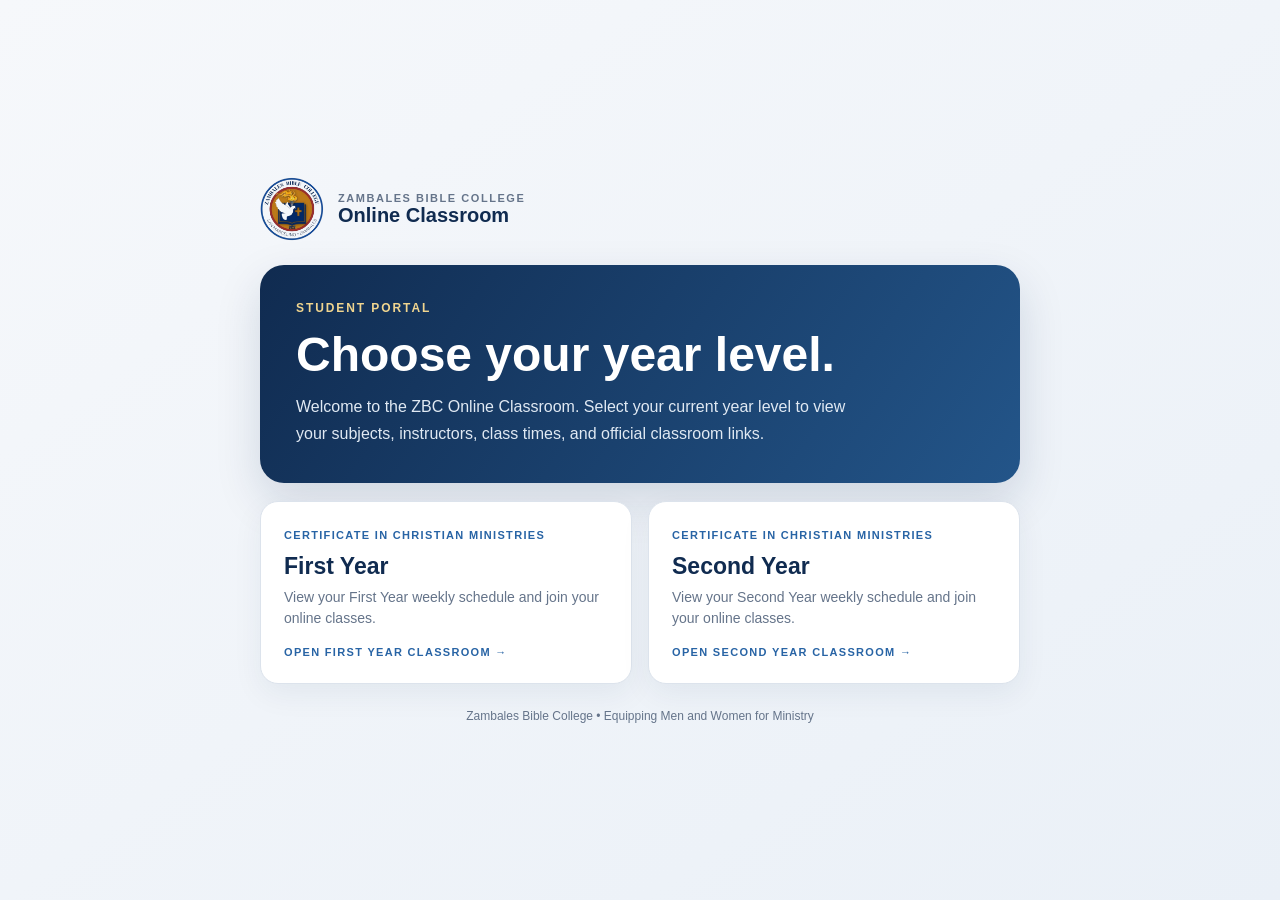
<file: index.html>
<!doctype html>
<html lang="en">
<head>
<meta charset="utf-8"><meta name="viewport" content="width=device-width,initial-scale=1">
<meta name="theme-color" content="#102b50"><meta name="description" content="Zambales Bible College student classroom links">
<title>ZBC Online Classroom</title>
<style>
:root{--navy:#102b50;--blue:#2864a5;--gold:#d5aa4b;--ink:#182538;--muted:#65748a;--line:#dce3ec}
*{box-sizing:border-box}body{margin:0;min-height:100vh;background:linear-gradient(145deg,#f6f8fb,#eaf0f7);font:16px Arial,sans-serif;color:var(--ink);display:grid;place-items:center;padding:24px}
main{width:min(760px,100%)}.brand{display:flex;align-items:center;gap:14px;margin-bottom:24px}.brand img{width:64px;height:64px;object-fit:contain}.brand small{display:block;text-transform:uppercase;letter-spacing:.14em;color:var(--muted);font-weight:bold;font-size:11px}.brand strong{font-size:20px;color:var(--navy)}
.hero{background:linear-gradient(125deg,#102b50,#235589);border-radius:24px;padding:36px;color:white;box-shadow:0 18px 45px #102b5025}.eyebrow{color:#f0d58f;font-size:12px;font-weight:bold;letter-spacing:.16em;text-transform:uppercase}.hero h1{font-size:clamp(30px,6vw,48px);margin:12px 0}.hero p{color:#e0e9f3;line-height:1.65;margin:0;max-width:580px}
.options{display:grid;grid-template-columns:1fr 1fr;gap:16px;margin-top:18px}.option{display:block;background:white;border:1px solid var(--line);border-radius:18px;padding:23px;text-decoration:none;color:inherit;box-shadow:0 10px 30px #102b5010;transition:transform .15s}.option:hover{transform:translateY(-3px)}.option span{font-size:11px;text-transform:uppercase;letter-spacing:.12em;color:var(--blue);font-weight:bold}.option h2{color:var(--navy);margin:10px 0 7px;font-size:23px}.option p{margin:0;color:var(--muted);line-height:1.5;font-size:14px}.go{display:inline-block;margin-top:17px;color:var(--blue);font-weight:bold}.foot{text-align:center;color:var(--muted);font-size:12px;margin-top:25px}
@media(max-width:580px){.hero{padding:26px}.options{grid-template-columns:1fr}.brand img{width:55px;height:55px}}
</style>
</head>
<body><main>
<div class="brand"><img src="zbc-logo.png" alt="ZBC logo"><div><small>Zambales Bible College</small><strong>Online Classroom</strong></div></div>
<section class="hero"><div class="eyebrow">Student Portal</div><h1>Choose your year level.</h1><p>Welcome to the ZBC Online Classroom. Select your current year level to view your subjects, instructors, class times, and official classroom links.</p></section>
<section class="options">
<a class="option" href="first-year/"><span>Certificate in Christian Ministries</span><h2>First Year</h2><p>View your First Year weekly schedule and join your online classes.</p><span class="go">Open First Year Classroom →</span></a>
<a class="option" href="second-year/"><span>Certificate in Christian Ministries</span><h2>Second Year</h2><p>View your Second Year weekly schedule and join your online classes.</p><span class="go">Open Second Year Classroom →</span></a>
</section>
<div class="foot">Zambales Bible College • Equipping Men and Women for Ministry</div>
</main></body></html>
</file>
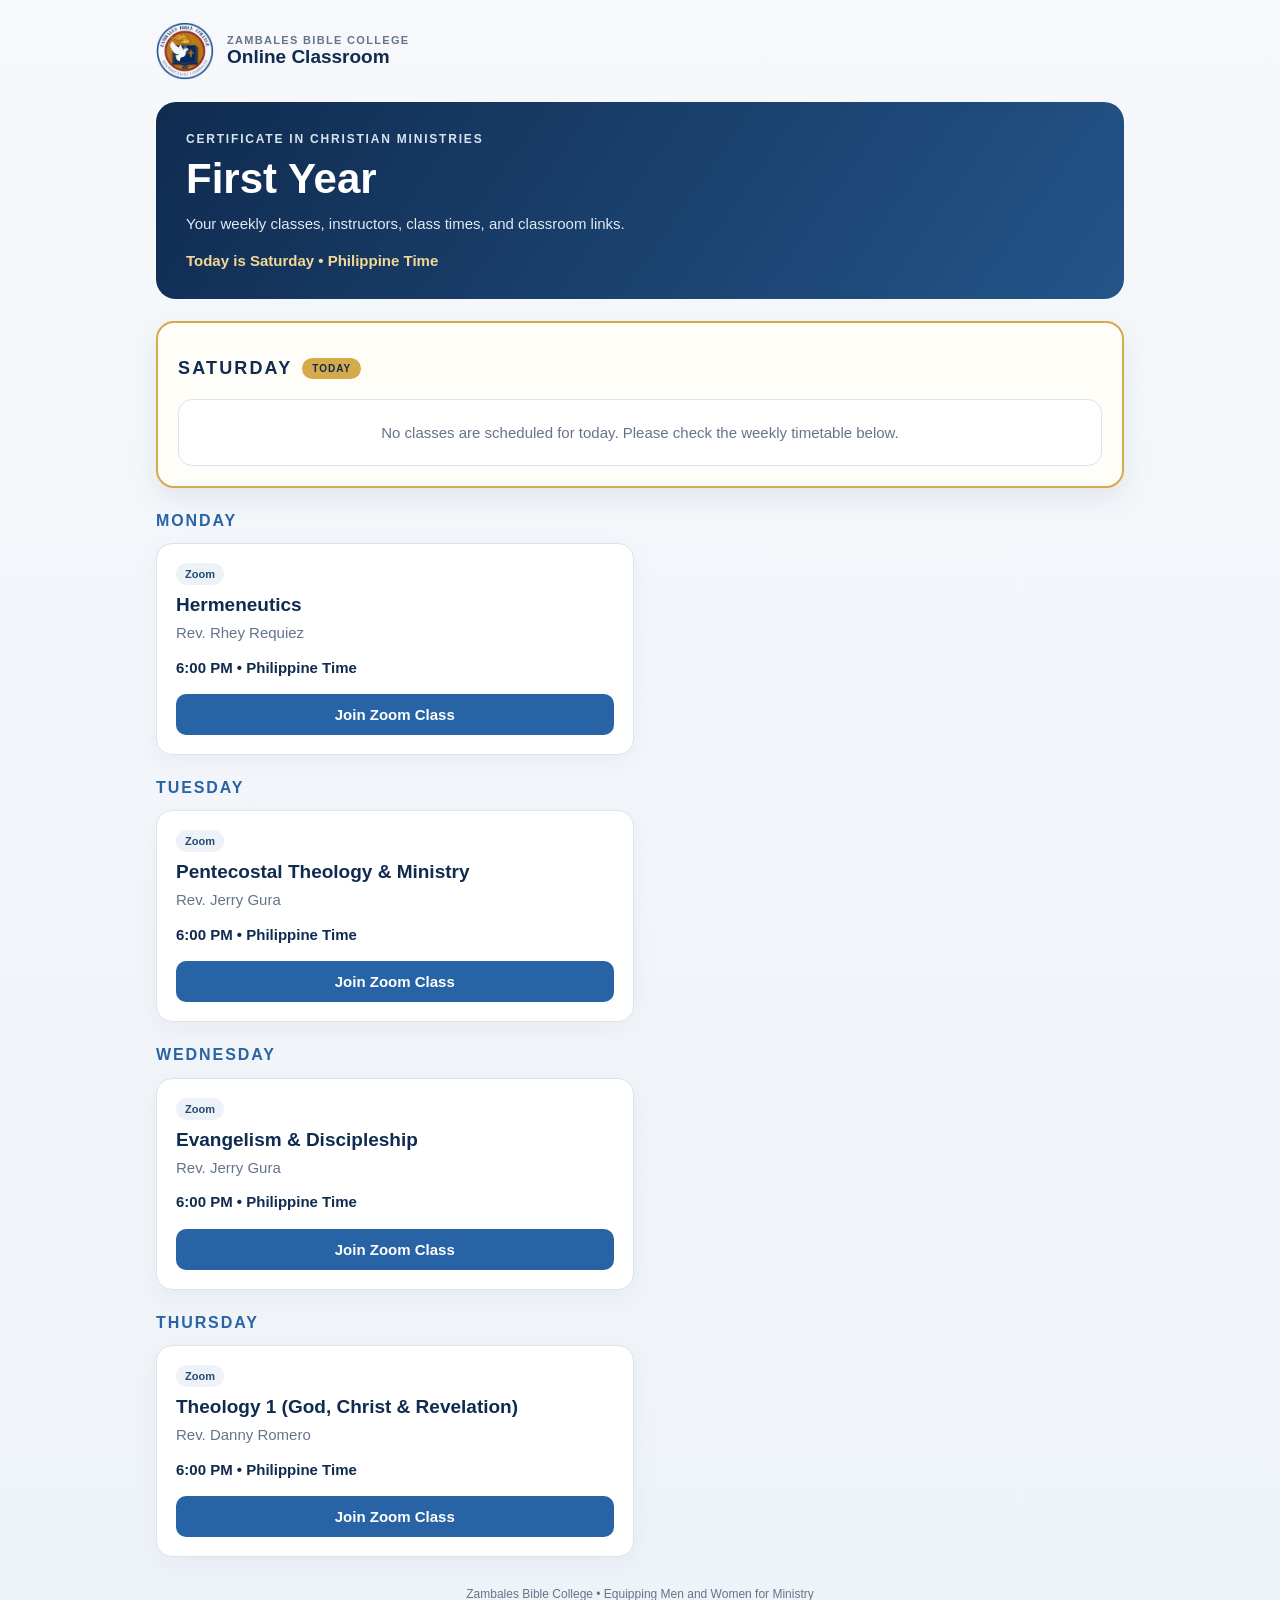
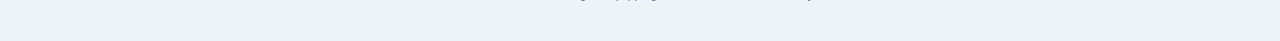
<file: first-year/index.html>
<!doctype html>
<html lang="en"><head><meta charset="utf-8"><meta name="viewport" content="width=device-width,initial-scale=1"><meta name="theme-color" content="#102b50"><title>First Year | Zambales Bible College</title><style>
:root{--navy:#102b50;--blue:#2864a5;--gold:#d5aa4b;--bg:#f3f6fa;--ink:#182538;--muted:#65748a;--line:#dce3ec}*{box-sizing:border-box}body{margin:0;background:linear-gradient(180deg,#f6f8fb,#eef3f8);font:15px Arial,sans-serif;color:var(--ink)}.wrap{max-width:1000px;margin:auto;padding:22px 16px 40px}.brand{display:flex;align-items:center;gap:13px;margin-bottom:22px}.brand img{width:58px;height:58px;object-fit:contain}.brand small{display:block;color:var(--muted);letter-spacing:.12em;text-transform:uppercase;font-weight:bold;font-size:11px}.brand strong{font-size:19px;color:var(--navy)}.hero{padding:30px;border-radius:20px;background:linear-gradient(125deg,#102b50,#235589);color:white}.hero .eyebrow{color:#d8e4f1;font-size:12px;letter-spacing:.15em;text-transform:uppercase;font-weight:bold}.hero h1{font-size:clamp(27px,5vw,42px);margin:9px 0}.hero p{color:#e1eaf3;line-height:1.6;margin:0}.meta{margin-top:16px;color:#f3d995;font-weight:bold}.day{margin-top:24px}.day.today{margin-top:22px;padding:20px;border:2px solid var(--gold);border-radius:18px;background:#fffdf7;box-shadow:0 10px 28px #102b5014}.day.today h2{font-size:18px;color:var(--navy);display:flex;align-items:center;gap:10px}.today-label{display:inline-block;background:var(--gold);color:#102b50;border-radius:30px;padding:5px 10px;font-size:10px;letter-spacing:.1em}.today .card{border:1px solid #e6cf98;background:#fff;box-shadow:0 8px 24px #9b77221a}.today .card h3{font-size:clamp(24px,4vw,32px);line-height:1.2;margin:12px 0 9px}.today .card p{font-size:16px}.today .time{font-size:17px!important}.today .join{font-size:16px;padding:15px}.day h2{font-size:16px;color:var(--blue);text-transform:uppercase;letter-spacing:.12em}.classes{display:grid;grid-template-columns:repeat(2,minmax(0,1fr));gap:13px}.card{background:white;border:1px solid var(--line);border-radius:16px;padding:19px;box-shadow:0 8px 24px #102b500b}.card h3{margin:9px 0 6px;color:var(--navy);font-size:19px}.card p{margin:5px 0;color:var(--muted);line-height:1.5}.tag{display:inline-block;border-radius:30px;padding:5px 9px;background:#edf2f8;color:#254b75;font-size:11px;font-weight:bold}.time{font-weight:bold;color:var(--navy)!important;margin-top:12px!important}.join{display:block;margin-top:15px;background:var(--blue);color:white;text-decoration:none;text-align:center;padding:12px;border-radius:10px;font-weight:bold}.join.discord{background:#5865f2}.empty,.error{margin-top:20px;background:white;border:1px solid var(--line);border-radius:14px;padding:24px;color:var(--muted);text-align:center}.foot{text-align:center;color:var(--muted);font-size:12px;margin-top:30px}@media(max-width:650px){.classes{grid-template-columns:1fr}.hero{padding:23px}}
</style></head><body><main class="wrap"><div class="brand"><img src="../zbc-logo.png" alt="ZBC logo"><div><small>Zambales Bible College</small><strong>Online Classroom</strong></div></div><section class="hero"><div class="eyebrow">Certificate in Christian Ministries</div><h1>First Year</h1><p>Your weekly classes, instructors, class times, and classroom links.</p><div class="meta" id="year">Loading published schedule…</div></section><div id="content"><div class="empty">Loading your classes…</div></div><div class="foot">Zambales Bible College • Equipping Men and Women for Ministry</div></main><script>
const LEVEL="First Year";
const CLASSES=[{"day":"Monday","subject":"Hermeneutics","instructor":"Rev. Rhey Requiez","platform":"Zoom","classTime":"6:00 PM","link":"https://us02web.zoom.us/j/87439250167?pwd=MCfhDurJmrbz8yOmsdpg41OglLHf7n.1"},{"day":"Tuesday","subject":"Pentecostal Theology & Ministry","instructor":"Rev. Jerry Gura","platform":"Zoom","classTime":"6:00 PM","link":"https://zoom.us/j/96587285955?pwd=FEJyfL1feZ4Ui2o5iViJJ268tJYG01.1"},{"day":"Wednesday","subject":"Evangelism & Discipleship","instructor":"Rev. Jerry Gura","platform":"Zoom","classTime":"6:00 PM","link":"https://zoom.us/j/99837803475?pwd=CkpBr4IAhGxugCdtGNbFE1mQelJsAY.1"},{"day":"Thursday","subject":"Theology 1 (God, Christ & Revelation)","instructor":"Rev. Danny Romero","platform":"Zoom","classTime":"6:00 PM","link":"https://zoom.us/j/96993121717?pwd=jOV5BzasxSOyr86vOqERKY0JHQmm5H.1"}];
function esc(s){return String(s==null?'':s).replace(/[&<>"']/g,function(c){return {'&':'&amp;','<':'&lt;','>':'&gt;','"':'&quot;',"'":'&#39;'}[c]})}
function render(){
  const days=['Monday','Tuesday','Wednesday','Thursday','Friday','Saturday','Sunday'];
  const today=new Intl.DateTimeFormat('en-US',{weekday:'long',timeZone:'Asia/Manila'}).format(new Date());
  document.getElementById('year').textContent='Today is '+today+' • Philippine Time';
  const ordered=[today].concat(days.filter(function(d){return d!==today}));
  let html='';
  ordered.forEach(function(day){
    const isToday=day===today;
    const items=CLASSES.filter(function(x){return x.day===day});
    if(!items.length && !isToday)return;
    html+='<section class="day '+(isToday?'today':'')+'"><h2>'+day+(isToday?' <span class="today-label">TODAY</span>':'')+'</h2>';
    if(!items.length){html+='<div class="empty">No classes are scheduled for today. Please check the weekly timetable below.</div></section>';return}
    html+='<div class="classes">'+items.map(function(x){
      const platform=String(x.platform||'Zoom');
      return '<article class="card"><span class="tag">'+esc(platform)+'</span><h3>'+esc(x.subject)+'</h3><p>'+esc(x.instructor)+'</p><p class="time">'+esc(x.classTime)+' • Philippine Time</p><a class="join '+(platform.toLowerCase()==='discord'?'discord':'')+'" href="'+esc(x.link)+'" target="_blank" rel="noopener">'+(platform.toLowerCase()==='discord'?'Open Discord Classroom':'Join Zoom Class')+'</a></article>';
    }).join('')+'</div></section>';
  });
  document.getElementById('content').innerHTML=html||'<div class="empty">No classes are listed.</div>';
}
render();
</script></body></html>
</file>
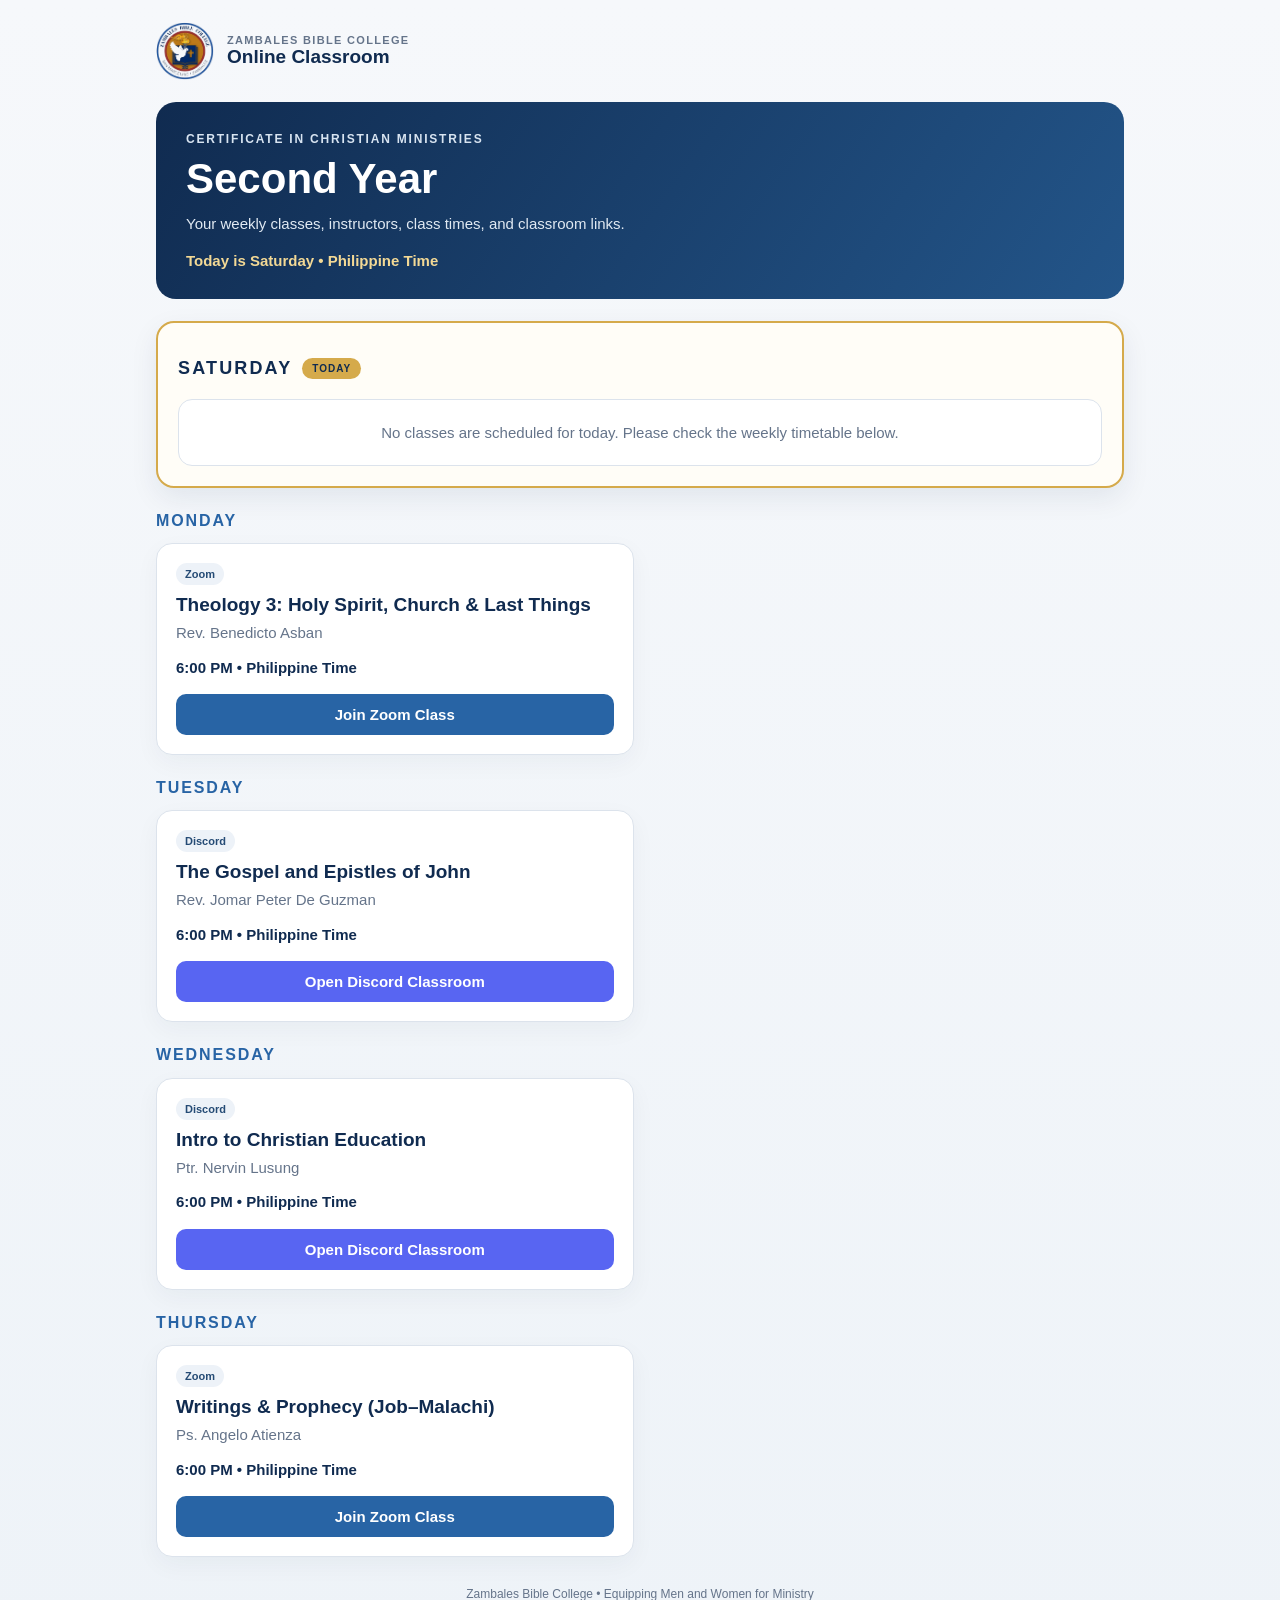
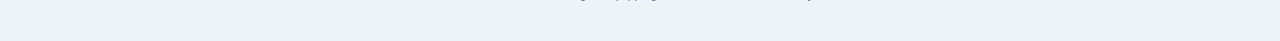
<file: second-year/index.html>
<!doctype html>
<html lang="en"><head><meta charset="utf-8"><meta name="viewport" content="width=device-width,initial-scale=1"><meta name="theme-color" content="#102b50"><title>Second Year | Zambales Bible College</title><style>
:root{--navy:#102b50;--blue:#2864a5;--gold:#d5aa4b;--bg:#f3f6fa;--ink:#182538;--muted:#65748a;--line:#dce3ec}*{box-sizing:border-box}body{margin:0;background:linear-gradient(180deg,#f6f8fb,#eef3f8);font:15px Arial,sans-serif;color:var(--ink)}.wrap{max-width:1000px;margin:auto;padding:22px 16px 40px}.brand{display:flex;align-items:center;gap:13px;margin-bottom:22px}.brand img{width:58px;height:58px;object-fit:contain}.brand small{display:block;color:var(--muted);letter-spacing:.12em;text-transform:uppercase;font-weight:bold;font-size:11px}.brand strong{font-size:19px;color:var(--navy)}.hero{padding:30px;border-radius:20px;background:linear-gradient(125deg,#102b50,#235589);color:white}.hero .eyebrow{color:#d8e4f1;font-size:12px;letter-spacing:.15em;text-transform:uppercase;font-weight:bold}.hero h1{font-size:clamp(27px,5vw,42px);margin:9px 0}.hero p{color:#e1eaf3;line-height:1.6;margin:0}.meta{margin-top:16px;color:#f3d995;font-weight:bold}.day{margin-top:24px}.day.today{margin-top:22px;padding:20px;border:2px solid var(--gold);border-radius:18px;background:#fffdf7;box-shadow:0 10px 28px #102b5014}.day.today h2{font-size:18px;color:var(--navy);display:flex;align-items:center;gap:10px}.today-label{display:inline-block;background:var(--gold);color:#102b50;border-radius:30px;padding:5px 10px;font-size:10px;letter-spacing:.1em}.today .card{border:1px solid #e6cf98;background:#fff;box-shadow:0 8px 24px #9b77221a}.today .card h3{font-size:clamp(24px,4vw,32px);line-height:1.2;margin:12px 0 9px}.today .card p{font-size:16px}.today .time{font-size:17px!important}.today .join{font-size:16px;padding:15px}.day h2{font-size:16px;color:var(--blue);text-transform:uppercase;letter-spacing:.12em}.classes{display:grid;grid-template-columns:repeat(2,minmax(0,1fr));gap:13px}.card{background:white;border:1px solid var(--line);border-radius:16px;padding:19px;box-shadow:0 8px 24px #102b500b}.card h3{margin:9px 0 6px;color:var(--navy);font-size:19px}.card p{margin:5px 0;color:var(--muted);line-height:1.5}.tag{display:inline-block;border-radius:30px;padding:5px 9px;background:#edf2f8;color:#254b75;font-size:11px;font-weight:bold}.time{font-weight:bold;color:var(--navy)!important;margin-top:12px!important}.join{display:block;margin-top:15px;background:var(--blue);color:white;text-decoration:none;text-align:center;padding:12px;border-radius:10px;font-weight:bold}.join.discord{background:#5865f2}.empty,.error{margin-top:20px;background:white;border:1px solid var(--line);border-radius:14px;padding:24px;color:var(--muted);text-align:center}.foot{text-align:center;color:var(--muted);font-size:12px;margin-top:30px}@media(max-width:650px){.classes{grid-template-columns:1fr}.hero{padding:23px}}
</style></head><body><main class="wrap"><div class="brand"><img src="../zbc-logo.png" alt="ZBC logo"><div><small>Zambales Bible College</small><strong>Online Classroom</strong></div></div><section class="hero"><div class="eyebrow">Certificate in Christian Ministries</div><h1>Second Year</h1><p>Your weekly classes, instructors, class times, and classroom links.</p><div class="meta" id="year">Loading published schedule…</div></section><div id="content"><div class="empty">Loading your classes…</div></div><div class="foot">Zambales Bible College • Equipping Men and Women for Ministry</div></main><script>
const LEVEL="Second Year";
const CLASSES=[{"day":"Monday","subject":"Theology 3: Holy Spirit, Church & Last Things","instructor":"Rev. Benedicto Asban","platform":"Zoom","classTime":"6:00 PM","link":"https://zoom.us/j/93561067628?pwd=kLg1qpxvjWZFFhPfIM9jx1vcuCJns8.1"},{"day":"Tuesday","subject":"The Gospel and Epistles of John","instructor":"Rev. Jomar Peter De Guzman","platform":"Discord","classTime":"6:00 PM","link":"https://discord.com/channels/1437746844041089056/1439907580238368790"},{"day":"Wednesday","subject":"Intro to Christian Education","instructor":"Ptr. Nervin Lusung","platform":"Discord","classTime":"6:00 PM","link":"https://discord.com/channels/1437746844041089056/1516686341562302534"},{"day":"Thursday","subject":"Writings & Prophecy (Job–Malachi)","instructor":"Ps. Angelo Atienza","platform":"Zoom","classTime":"6:00 PM","link":"https://us06web.zoom.us/j/81551141792?pwd=eTVDVh4e3cJrga2j0pmdVwpdKqdVdb.1"}];
function esc(s){return String(s==null?'':s).replace(/[&<>"']/g,function(c){return {'&':'&amp;','<':'&lt;','>':'&gt;','"':'&quot;',"'":'&#39;'}[c]})}
function render(){
  const days=['Monday','Tuesday','Wednesday','Thursday','Friday','Saturday','Sunday'];
  const today=new Intl.DateTimeFormat('en-US',{weekday:'long',timeZone:'Asia/Manila'}).format(new Date());
  document.getElementById('year').textContent='Today is '+today+' • Philippine Time';
  const ordered=[today].concat(days.filter(function(d){return d!==today}));
  let html='';
  ordered.forEach(function(day){
    const isToday=day===today;
    const items=CLASSES.filter(function(x){return x.day===day});
    if(!items.length && !isToday)return;
    html+='<section class="day '+(isToday?'today':'')+'"><h2>'+day+(isToday?' <span class="today-label">TODAY</span>':'')+'</h2>';
    if(!items.length){html+='<div class="empty">No classes are scheduled for today. Please check the weekly timetable below.</div></section>';return}
    html+='<div class="classes">'+items.map(function(x){
      const platform=String(x.platform||'Zoom');
      return '<article class="card"><span class="tag">'+esc(platform)+'</span><h3>'+esc(x.subject)+'</h3><p>'+esc(x.instructor)+'</p><p class="time">'+esc(x.classTime)+' • Philippine Time</p><a class="join '+(platform.toLowerCase()==='discord'?'discord':'')+'" href="'+esc(x.link)+'" target="_blank" rel="noopener">'+(platform.toLowerCase()==='discord'?'Open Discord Classroom':'Join Zoom Class')+'</a></article>';
    }).join('')+'</div></section>';
  });
  document.getElementById('content').innerHTML=html||'<div class="empty">No classes are listed.</div>';
}
render();
</script></body></html>
</file>
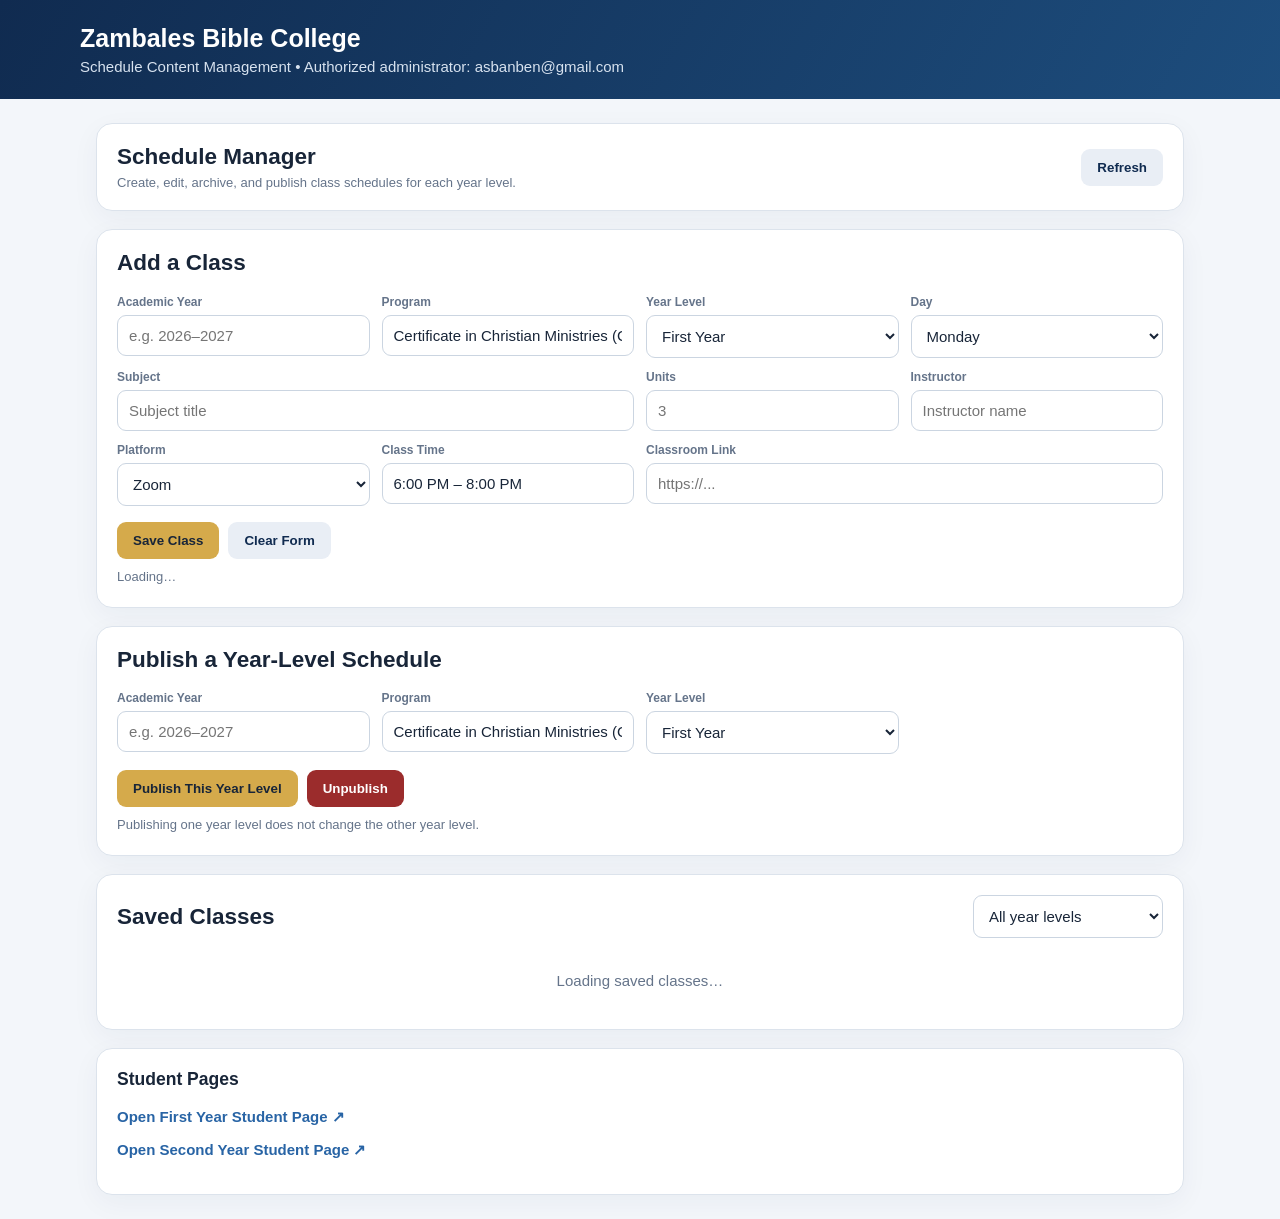
<file: announcement-backend/Admin.html>
<!DOCTYPE html>
<html><head><base target="_top"><meta name="viewport" content="width=device-width, initial-scale=1"><style>
:root{--navy:#102b50;--blue:#2864a5;--gold:#d5aa4b;--bg:#f3f6fa;--ink:#182538;--muted:#65748a;--line:#dce3ec}*{box-sizing:border-box}body{margin:0;background:var(--bg);font:15px Arial,sans-serif;color:var(--ink)}header{background:linear-gradient(120deg,#102b50,#1d4d7d);color:white;padding:24px max(20px,calc((100% - 1120px)/2))}header h1{margin:0 0 5px;font-size:25px}header p{margin:0;color:#d7e2ef}.wrap{max-width:1120px;margin:24px auto;padding:0 16px}.panel{background:white;border:1px solid var(--line);border-radius:16px;padding:20px;margin-bottom:18px;box-shadow:0 8px 28px #102b500c}.grid{display:grid;grid-template-columns:repeat(4,minmax(0,1fr));gap:12px}.field{display:flex;flex-direction:column;gap:6px}.field label{font-size:12px;font-weight:700;color:var(--muted)}input,select{width:100%;padding:11px;border:1px solid #cbd5e1;border-radius:9px;background:white;color:var(--ink);font:inherit}.wide{grid-column:span 2}.actions{display:flex;gap:9px;flex-wrap:wrap;margin-top:16px}button{border:0;border-radius:9px;padding:11px 16px;font-weight:700;cursor:pointer;background:var(--navy);color:white}button.gold{background:var(--gold);color:#182538}button.light{background:#e9eef5;color:var(--navy)}button.danger{background:#9b2c2c}.toolbar{display:flex;align-items:center;justify-content:space-between;gap:12px;flex-wrap:wrap}.status{font-size:13px;color:var(--muted);margin-top:10px;min-height:18px}.cards{display:grid;gap:10px}.item{border:1px solid var(--line);border-radius:12px;padding:13px;display:flex;justify-content:space-between;gap:15px;align-items:center}.item h3{font-size:15px;margin:0 0 5px}.item p{font-size:12px;color:var(--muted);margin:0;line-height:1.5}.tag{display:inline-block;border-radius:30px;padding:4px 8px;background:#edf2f8;color:#254b75;font-size:11px;font-weight:700;margin-right:5px}.empty{color:var(--muted);padding:20px;text-align:center}.links a{color:var(--blue);font-weight:700;text-decoration:none}@media(max-width:760px){.grid{grid-template-columns:repeat(2,minmax(0,1fr))}.wide{grid-column:span 2}.item{align-items:flex-start;flex-direction:column}}@media(max-width:430px){.grid{grid-template-columns:1fr}.wide{grid-column:span 1}}
</style></head><body>
<header><h1>Zambales Bible College</h1><p>Schedule Content Management • Authorized administrator: asbanben@gmail.com</p></header>
<main class="wrap">
<section class="panel"><div class="toolbar"><div><h2 style="margin:0 0 5px">Schedule Manager</h2><div style="color:#65748a;font-size:13px">Create, edit, archive, and publish class schedules for each year level.</div></div><button class="light" onclick="loadData()">Refresh</button></div></section>
<section class="panel"><h2 id="formTitle" style="margin-top:0">Add a Class</h2><input type="hidden" id="id"><div class="grid">
<div class="field"><label>Academic Year</label><input id="academicYear" placeholder="e.g. 2026–2027"></div>
<div class="field"><label>Program</label><input id="program" value="Certificate in Christian Ministries (CCM)"></div>
<div class="field"><label>Year Level</label><select id="yearLevel"><option value="first-year">First Year</option><option value="second-year">Second Year</option></select></div>
<div class="field"><label>Day</label><select id="day"><option>Monday</option><option>Tuesday</option><option>Wednesday</option><option>Thursday</option><option>Friday</option><option>Saturday</option><option>Sunday</option></select></div>
<div class="field wide"><label>Subject</label><input id="subject" placeholder="Subject title"></div>
<div class="field"><label>Units</label><input id="units" type="number" min="0" step="1" placeholder="3"></div>
<div class="field"><label>Instructor</label><input id="instructor" placeholder="Instructor name"></div>
<div class="field"><label>Platform</label><select id="platform"><option>Zoom</option><option>Discord</option><option>Other</option></select></div>
<div class="field"><label>Class Time</label><input id="classTime" value="6:00 PM – 8:00 PM"></div>
<div class="field wide"><label>Classroom Link</label><input id="link" type="url" placeholder="https://..."></div>
</div><div class="actions"><button class="gold" onclick="saveClass()">Save Class</button><button class="light" onclick="clearForm()">Clear Form</button></div><div id="formStatus" class="status"></div></section>
<section class="panel"><h2 style="margin-top:0">Publish a Year-Level Schedule</h2><div class="grid">
<div class="field"><label>Academic Year</label><input id="pubYear" placeholder="e.g. 2026–2027"></div>
<div class="field"><label>Program</label><input id="pubProgram" value="Certificate in Christian Ministries (CCM)"></div>
<div class="field"><label>Year Level</label><select id="pubLevel"><option value="first-year">First Year</option><option value="second-year">Second Year</option></select></div>
</div><div class="actions"><button class="gold" onclick="publish()">Publish This Year Level</button><button class="danger" onclick="unpublish()">Unpublish</button></div><div id="pubStatus" class="status">Publishing one year level does not change the other year level.</div></section>
<section class="panel"><div class="toolbar"><h2 style="margin:0">Saved Classes</h2><select id="filterLevel" onchange="render()" style="max-width:190px"><option value="all">All year levels</option><option value="first-year">First Year</option><option value="second-year">Second Year</option></select></div><div id="classList" class="cards" style="margin-top:14px"><div class="empty">Loading saved classes…</div></div></section>
<section class="panel links"><h3 style="margin-top:0">Student Pages</h3><p><a href="https://ethanlinux13.github.io/zbc-online-classroom/first-year/" target="_blank">Open First Year Student Page ↗</a></p><p><a href="https://ethanlinux13.github.io/zbc-online-classroom/second-year/" target="_blank">Open Second Year Student Page ↗</a></p></section>
</main>
<script>
var DATA={classes:[],published:[]};
function status(id,msg){document.getElementById(id).textContent=msg||''}
function fail(id,e){status(id,e&&e.message?e.message:String(e))}
function loadData(){status('formStatus','Loading…');google.script.run.withSuccessHandler(function(d){DATA=d;render();status('formStatus','Loaded. Signed in as '+d.email)}).withFailureHandler(function(e){fail('formStatus',e)}).adminGetData()}
function val(id){return document.getElementById(id).value.trim()}
function saveClass(){var item={id:val('id'),academicYear:val('academicYear'),program:val('program'),yearLevel:val('yearLevel'),day:val('day'),subject:val('subject'),units:val('units'),instructor:val('instructor'),platform:val('platform'),classTime:val('classTime'),link:val('link')};status('formStatus','Saving…');google.script.run.withSuccessHandler(function(d){DATA=d;clearForm();render();status('formStatus','Class saved successfully.')}).withFailureHandler(function(e){fail('formStatus',e)}).adminSaveClass(item)}
function clearForm(){['id','subject','units','instructor','link'].forEach(function(x){document.getElementById(x).value=''});document.getElementById('formTitle').textContent='Add a Class'}
function editClass(id){var x=DATA.classes.find(function(c){return c.id===id});if(!x)return;['id','academicYear','program','yearLevel','day','subject','units','instructor','platform','classTime','link'].forEach(function(k){var el=document.getElementById(k);if(el)el.value=x[k]||''});document.getElementById('formTitle').textContent='Edit Class';window.scrollTo({top:0,behavior:'smooth'})}
function removeClass(id){if(!confirm('Delete this class record?'))return;google.script.run.withSuccessHandler(function(d){DATA=d;render();status('formStatus','Class deleted.')}).withFailureHandler(function(e){fail('formStatus',e)}).adminDeleteClass(id)}
function publish(){var y=val('pubYear'),p=val('pubProgram'),l=val('pubLevel');status('pubStatus','Publishing…');google.script.run.withSuccessHandler(function(r){status('pubStatus','Published '+r.count+' class(es) for '+r.yearLevel+' • '+r.academicYear+'.')}).withFailureHandler(function(e){fail('pubStatus',e)}).adminPublish(y,p,l)}
function unpublish(){var y=val('pubYear'),p=val('pubProgram'),l=val('pubLevel');google.script.run.withSuccessHandler(function(){status('pubStatus','This year-level schedule is now unpublished.')}).withFailureHandler(function(e){fail('pubStatus',e)}).adminUnpublish(y,p,l)}
function render(){var f=val('filterLevel');var rows=DATA.classes.filter(function(x){return f==='all'||x.yearLevel===f});var el=document.getElementById('classList');if(!rows.length){el.innerHTML='<div class="empty">No class records yet. Add your first class above.</div>';return}el.innerHTML=rows.map(function(x){var level=x.yearLevel==='first-year'?'First Year':'Second Year';return '<article class="item"><div><h3>'+esc(x.subject)+'</h3><p><span class="tag">'+level+'</span><span class="tag">'+esc(x.academicYear)+'</span><span class="tag">'+esc(x.day)+' • '+esc(x.classTime)+'</span></p><p>'+esc(x.instructor)+' • '+esc(x.platform)+' • '+esc(x.units||'—')+' units</p><p>'+(x.link?'<a href="'+esc(x.link)+'" target="_blank">Check class link</a>':'No classroom link entered')+'</p></div><div class="actions" style="margin:0"><button class="light" onclick="editClass(\''+esc(x.id)+'\')">Edit</button><button class="danger" onclick="removeClass(\''+esc(x.id)+'\')">Delete</button></div></article>'}).join('')}
function esc(s){return String(s==null?'':s).replace(/[&<>"']/g,function(c){return {'&':'&amp;','<':'&lt;','>':'&gt;','"':'&quot;',"'":'&#39;'}[c]})}
loadData();
</script></body></html>
</file>
